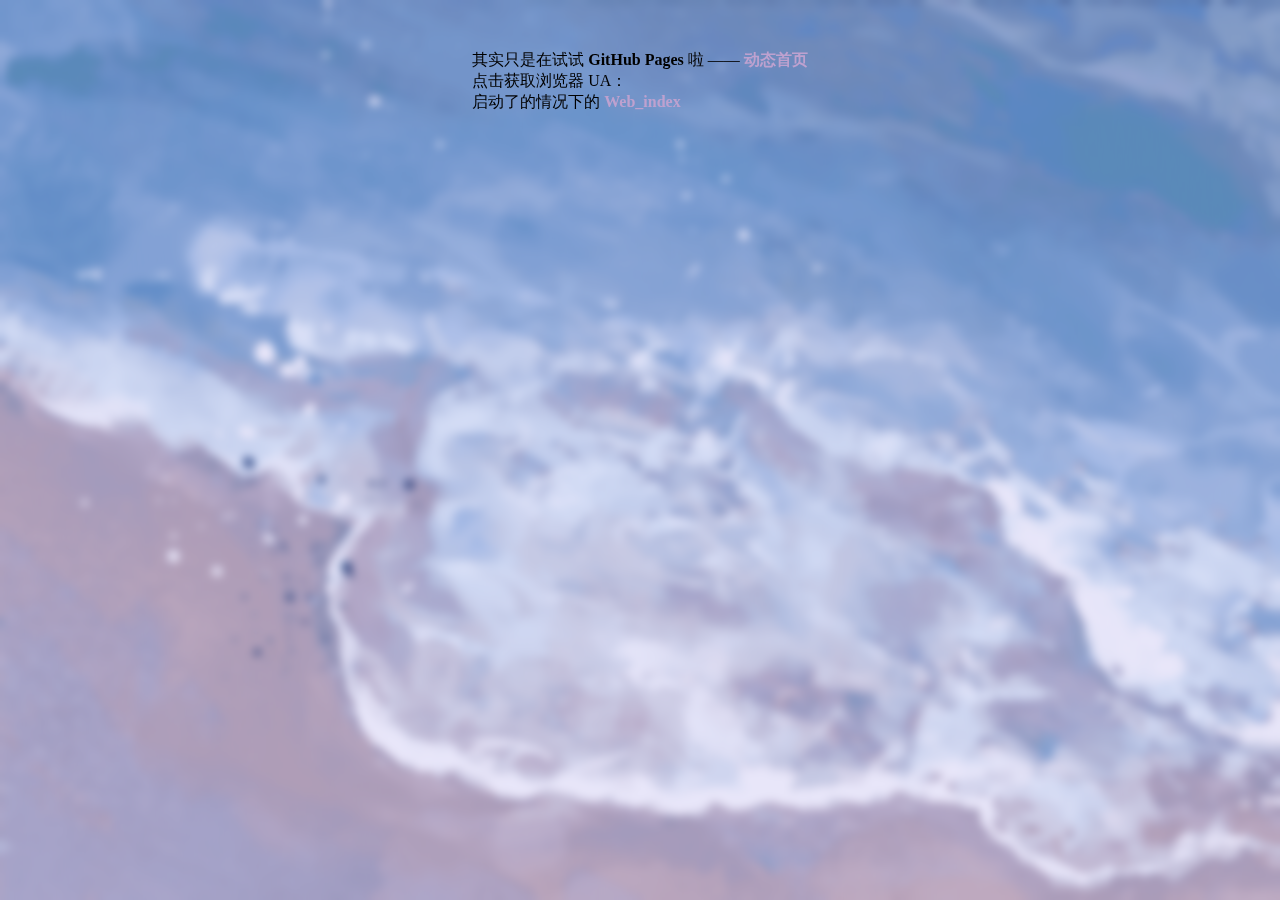
<file: index.html>
<!DOCTYPE html>
<html lang="zh">

<head>
    <meta charset='UTF-8'>
    <meta name="viewport"
          content="width=device-width, initial-scale=1.0, minimum-scale=0.5, maximum-scale=2.0, user-scalable=yes" />
    <script src='styles/fish.js'></script>
    <link rel='stylesheet' href='styles/Template.css'>
    <link rel="stylesheet" href="styles/index.css">
    <link rel='icon' href='bili/img/bili.ico'>
    <title>Fish</title>
</head>

<body>
    <div class="app">
        <div class="temp">
            <p>其实只是在试试 <b>GitHub Pages</b> 啦 ——
                <a href="bili/" style="color: var(--red_purple);">动态首页</a>
            </p>
            <p id="get_ua" style="cursor: pointer;">点击获取浏览器 UA：<b id="ua"></b></p>
            <p>启动了的情况下的
                <a href="http://fish.organicfish.top:233/Web/" style="color: var(--red_purple);">Web_index</a>
            </p>
        </div>
    </div>
</body>

</html>
</file>
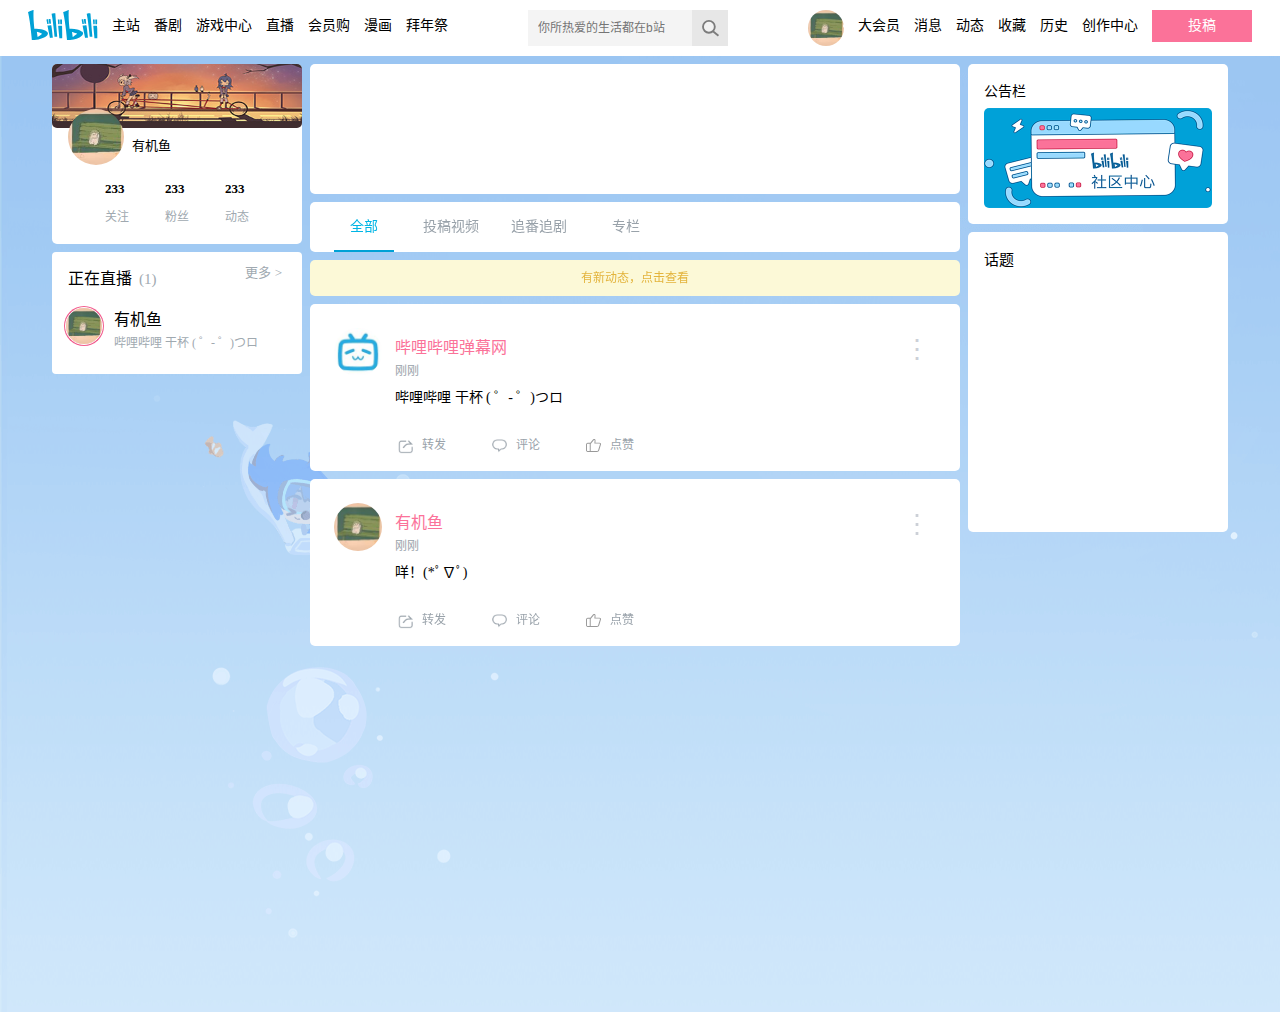
<file: bili/index.html>
<!DOCTYPE html>
<html lang="zh-cn">

<head>
    <meta charset="UTF-8">
    <meta name="viewport"
          content="width=device-width, initial-scale=1.0, minimum-scale=0.5, maximum-scale=2.0, user-scalable=yes" />
    <title>动态首页</title>
    <link href="img/bili.ico" rel="icon">
    <link href="bili.css" rel="stylesheet">
    <script src="bili.js"></script>
</head>

<body>
    <div class="app">

        <div class="header-box-con">
            <div class="header-box">

                <div class="header-link">
                    <ul class="header-link-ul">
                        <li class="header-link-item ">
                            <a href="https://bilibili.com">
                                <img class="logo" src="img/bili-logo.svg" alt="">
                            </a>
                        </li>
                        <li class="header-link-item">
                            <a href="">主站</a>
                        </li>
                        <li class="header-link-item">
                            <a href="">番剧</a>
                        </li>
                        <li class="header-link-item">
                            <a href="">游戏中心</a>
                        </li>
                        <li class="header-link-item">
                            <a href="">直播</a>
                        </li>
                        <li class="header-link-item">
                            <a href="">会员购</a>
                        </li>
                        <li class="header-link-item">
                            <a href="">漫画</a>
                        </li>
                        <li class="header-link-item">
                            <a href="">拜年祭</a>
                        </li>
                    </ul>
                </div>
                <div class="block"></div>
                <div class="search-box">
                    <form class="search-form">
                        <label>
                            <input class="search-text" type="text" autocomplete="off" placeholder="你所热爱的生活都在b站">
                        </label>
                        <div class="search-icon-box">
                            <img width="30px" height="30px" src="img/search.svg" alt="">
                        </div>
                    </form>
                </div>
                <div class="block"></div>
                <div class="header-link">
                    <ul class="header-link-ul">
                        <li class="header-link-item ">
                            <img class="header-user" src="img/fish.jpg" alt="">
                        </li>
                        <li class="header-link-item">
                            <a href="">大会员</a>
                        </li>
                        <li class="header-link-item">
                            <a href="">消息</a>
                        </li>
                        <li class="header-link-item">
                            <a href="">动态</a>
                        </li>
                        <li class="header-link-item">
                            <a href="">收藏</a>
                        </li>
                        <li class="header-link-item">
                            <a href="">历史</a>
                        </li>
                        <li class="header-link-item">
                            <a href="">创作中心</a>
                        </li>
                        <li class="header-link-item">
                            <span class="upper">投稿</span>
                        </li>
                    </ul>
                </div>
            </div>
        </div>

        <div class="home-content">
            <div class="home-box">

                <div class="left-box">
                    <div class="user-box">
                        <div><img class="user-background" src="img/user-back.jpg" alt=""></div>
                        <div class="user-head-con">
                            <a href=""><img class="header-user-box" src="img/fish.jpg" alt=""></a>
                        </div>
                        <div class="left-user-name">
                            <a class="left-name" href="">有机鱼</a>
                        </div>
                        <div class="left-info-box">
                            <a class="left-info">
                                <p class="left-num">233</p>
                                <p class="left-text">关注</p>
                            </a>
                            <a class="left-info">
                                <p class="left-num">233</p>
                                <p class="left-text">粉丝</p>
                            </a>
                            <a class="left-info">
                                <p class="left-num">233</p>
                                <p class="left-text">动态</p>
                            </a>
                        </div>
                    </div>

                    <div class="live-box">
                        <div class="live-title">
                            <p style="margin: 0;">
                                <span class="live-title-text">正在直播</span>
                                <span class="live-num">(1)</span>
                            </p>
                            <a class="live-more" href="">更多 ></a>
                        </div>
                        <div class="live-up">
                            <div>
                                <a href=""><img class="live-img" src="img/fish.jpg" alt=""></a>
                            </div>
                            <a href="">
                                <div>有机鱼</div>
                                <div class="live-info">
                                    <p style="margin: 3px 0;">哔哩哔哩 干杯 ( ゜- ゜)つロ</p>
                                </div>
                            </a>
                        </div>
                    </div>
                    <div class="update-card" onclick="updatebar()">
                        <p>更新动态</p>
                    </div>
                </div>

                <div class="middle-box">
                    <div class="post-box">
                    </div>

                    <div class="tab-bar">
                        <div class="tab">
                            <a class="tab-text select">全部</a>
                        </div>
                        <div class="tab">
                            <a class="tab-text unselect">投稿视频</a>
                        </div>
                        <div class="tab">
                            <a class="tab-text unselect">追番追剧</a>
                        </div>
                        <div class="tab">
                            <a class="tab-text unselect">专栏</a>
                        </div>
                    </div>

                    <div class="new-space" onclick="updatecard()">
                        有新动态，点击查看
                    </div>
                    <div id="card-content">
                        <div class="new-card">
                            <a class="user-head-container" href="https://space.bilibili.com/8047632">
                                <div class="user-head" style="background-image: url('img/bilidanmu.jpg');">
                                </div>
                            </a>
                            <div class="card-main">
                                <div class="username">
                                    <a class="user-name" href="https://space.bilibili.com/8047632">哔哩哔哩弹幕网</a>
                                </div>
                                <div class="more">
                                    <a class="more-" href="">⋮</a>
                                </div>
                                <div class="card-time">
                                    <a class="time" href="">刚刚</a>
                                </div>
                                <div class="cardcontent">
                                    <div class="card-text">
                                        哔哩哔哩 干杯 ( ゜- ゜)つロ
                                    </div>
                                    <!--只会做纯文本hh-->
                                    <div class="card-repost"></div>
                                    <div class="card-viode"></div>
                                    <div class="card-image"></div>
                                    <div class="card-article"></div>
                                    <div class="card-audio"></div>
                                </div>
                                <div class="card-button">
                                    <div class="button-con">
                                        <span class="button-card repose"></span>
                                        <span class="repose">转发</span>
                                    </div>
                                    <div class="button-con">
                                        <span class="button-card comment"></span>
                                        <span class="comment">评论</span>
                                    </div>
                                    <div class="button-con">
                                        <span class="button-card like"></span>
                                        <span>点赞</span>
                                    </div>
                                </div>
                            </div>
                        </div>
                        <div class="new-card">
                            <a class="user-head-container" href="">
                                <div class="user-head" style="background-image: url('img/fish.jpg');">
                                </div>
                            </a>
                            <div class="card-main">
                                <div class="username">
                                    <a class="user-name" href="">有机鱼</a>
                                </div>
                                <div class="more">
                                    <a class="more-" href="">⋮</a>
                                </div>
                                <div class="card-time">
                                    <a class="time" href="">刚刚</a>
                                </div>
                                <div class="cardcontent">
                                    <div class="card-text">
                                        咩！(*ﾟ∇ﾟ)
                                    </div>
                                    <!--只会做纯文本hh-->
                                    <div class="card-repost"></div>
                                    <div class="card-viode"></div>
                                    <div class="card-image"></div>
                                    <div class="card-article"></div>
                                    <div class="card-audio"></div>
                                </div>
                                <div class="card-button">
                                    <div class="button-con">
                                        <span class="button-card repose"></span>
                                        <span class="repose">转发</span>
                                    </div>
                                    <div class="button-con">
                                        <span class="button-card comment"></span>
                                        <span class="comment">评论</span>
                                    </div>
                                    <div class="button-con">
                                        <span class="button-card like"></span>
                                        <span>点赞</span>
                                    </div>
                                </div>
                            </div>
                        </div>
                    </div>
                </div>

                <div class="right-box">
                    <div class="notice-box">
                        <p class="notice-text">公告栏</p>
                        <a class="notice-img-container" href="" title="点击进入">
                            <div class="notice-img" style="background-image: url('img/notice.png');">
                            </div>
                        </a>
                    </div>
                    <div class="topic-box">
                        <p class="topic-title">话题</p>
                    </div>
                </div>
            </div>
        </div>

        <div class="ffooter">
        </div>
    </div>
</body>

</html>
</file>
<file: styles/Template.css>
* {
  margin: 0;
  padding: 0;
  box-sizing: border-box;
}

/*
* 颜色
*/
:root {
  --purple: #ac9bb5;
  --red_purple: #bea1cf;
  --deep_purple: #36447b;
  --blue: #648ab9;
  --grey: #d2dbf4;
  --blue_green: #588bb9;
}

/*
*表格*
*/
table {
  border: 2px solid #ddd;
  font-size: 0.8rem;
  margin: 10px;
  border-collapse: collapse;
}
caption {
  font-weight: bold;
  padding: 10px;
}
td,
th {
  border: 1px solid #ddd;
  padding: 1em 1.5em;
}
thead th {
  background-color: #eff3f5;
}
tr:nth-child(even) {
  background-color: #f7f7f7;
}
tr:nth-child(odd) {
  background-color: #fff;
}

/*
* 链接
*/
a {
  font-weight: bold;
  outline: none;
  text-decoration: none;
}
a:link,
a:visited {
  color: var(--blue);
}
a:active,
a:focus,
a:hover {
  text-decoration: underline;
}

/* 
* 列表 */
ul,
ol,
li {
  list-style: none;
}
</file>
<file: styles/index.css>
body {
  background: url(../img/back.png) fixed no-repeat;
  backdrop-filter: blur(5px);
}


.app {
  display: flex;
  flex-direction: column;
  position: relative;
  height: 100vh;
}

.temp {
  margin: 50px auto;
}
</file>
<file: bili/bili.css>
* {
  margin: 0;
  padding: 0;
  box-sizing: border-box;
}

html {
  width: 100%;
  height: 100%;
  background: rgb(210 233 251) url(img/bili-backbround.png) fixed no-repeat;
}
@media screen and (max-width: 500px) {
  html {
    width: 1348px;
  }
}
/*
* 全局属性 
*/

a {
  outline: none;
  text-decoration: none;
  color: #000;
}

.app {
  display: flex;
  flex-direction: column;
  background: url(img/bili-backbround.png) fixed no-repeat;
}

/* 
* 导航栏 
*/

.header-box-con {
  background-color: #fff;
  height: 56px;
  width: 100%;
  margin-bottom: 8px;
  z-index: 1;
  position: fixed;
}

.header-box {
  box-sizing: border-box;
  padding: 10px;
  margin-left: 0;
  line-height: 30px;
  position: relative;
  display: flex;
  justify-content: space-around;
}

.block {
  width: 30px;
  height: auto;
}

.header-link {
  height: 36px;
  display: flex;
  align-items: center;
}

.header-link-ul {
  height: 36px;
  display: flex;
  align-items: center;
  margin: 0;
  padding: 0;
}

.header-link-item {
  font-size: 14px;
  color: #fff;
  line-height: 32px;
  margin: 8px 7px;
  white-space: nowrap;
  height: 100%;
}

.logo {
  width: 70px;
  height: 30px;
}

.search-form {
  width: 200px;
  height: 36px;
  padding: 8px 0 8px 10px;
  background-color: rgb(244, 244, 244);
  display: flex;
  align-items: center;
}

.search-text {
  word-break: break-all;
  overflow: hidden;
  width: 100%;
  height: 34px;
  border: none;
  background-color: transparent;
  color: #999;
  font-size: 12px;
  line-height: 34px;
  transition: all 0.2s;
  outline: none;
}

.search-text:focus {
  color: black;
}

.search-icon-box {
  width: 36px;
  height: 36px;
  padding: 3px 3px;
  background-color: #e7e7e7;
  cursor: pointer;
  position: relative;
  right: 0;
}

.header-user {
  border-radius: 50%;
  width: 36px;
  height: 36px;
  background: #fff center/36px no-repeat;
  cursor: pointer;
}

.upper {
  width: 100px;
  background-color: #fb7299;
  display: flex;
  justify-content: center;
  cursor: pointer;
}

/*
* 正文 
*/

.home-content {
  min-height: 100vh;
  margin: 56px auto;
  padding: 0 26px;
  flex: 1;
}

.home-box {
  height: 100%;
  margin: 8px 0 0;
  display: flex;
}

/*
* 左边 
*/

.left-box {
  width: 250px;
  display: flex;
  flex-flow: column;
}

/*
* 左边的用户栏 
*/
.user-box {
  background-color: #fff;
  height: 180px;
  border-radius: 5px;
  margin-bottom: 8px;
  position: relative;
}

.user-background {
  width: 100%;
  height: 64px;
  border-radius: 5px;
}

.user-head-con {
  width: 56px;
  height: 56px;
  position: absolute;
  left: 16px;
  top: 45px;
}

.header-user-box {
  border-radius: 50%;
  width: 56px;
  height: 56px;
  background: #fff center/56px no-repeat;
}

.left-user-name {
  height: 25px;
  width: auto;
  margin-left: 80px;
  padding-top: 3px;
}

.left-name {
  font-size: 13px;
  color: #000;
}

.left-info-box {
  margin: 14px;
  display: flex;
  justify-content: center;
}

.left-info {
  margin: 10px 18px;
  cursor: pointer;
}

a:hover.left-info {
  color: rgb(0, 181, 229);
}

.left-num {
  font-size: 13px;
  font-weight: bold;
}

.left-text {
  font-size: 12px;
  margin-top: 10px;
  color: #a0a9b0;
}

/*
* 直播 
*/
.live-box {
  width: 100%;
  min-height: 110px;
  background-color: #fff;
  border-radius: 4px;
  padding-bottom: 12px;
  margin-bottom: 8px;
  display: inline-block;
  position: sticky;
  top: 64px;
}

.live-title {
  margin: 16px 0 0 16px;
  height: 30px;
}

.live-title-text {
  font-size: 16px;
  line-height: 22px;
  margin-right: 3px;
}

.live-num {
  font-size: 15px;
  line-height: 22px;
  color: #a0a9b0;
}

.live-more {
  font-size: 13px;
  line-height: 22px;
  color: #a0a9b0;
  position: absolute;
  right: 20px;
  top: 10px;
}

a:hover.live-more {
  color: rgb(0, 181, 229);
}

.live-up {
  height: 56px;
  padding: 8px 0 10px 12px;
  margin-bottom: 8px;
  position: relative;
  display: flex;
}

.live-img {
  display: block;
  width: 38px;
  height: 38px;
  border-radius: 22px;
  margin: 1px 11px 1px 1px;
  flex-shrink: 0;
  background-size: cover;
  background-color: #ddd;
  box-shadow: 0 0 0 1px #f25d8e;
  border: 1px solid #fff;
}

.live-info {
  font-size: 12px;
  color: #a0a9b0;
  position: relative;
}

/* 
* 更新动态
*/

.update-card {
  background: #fff;
  box-sizing: border-box;
  height: 36px;
  border-radius: 4px;
  padding: 10px 5px;
  font-size: 14px;
  text-align: center;
  cursor: pointer;
  display: none;
  position: sticky;
  top: 192px;
}

.update-card :hover {
  color: #00a1d6;
}

/*
* 中间 
*/

.middle-box {
  width: 650px;
  height: 100%;
  display: inline-block;
  position: relative;
  margin: 0 8px 0 8px;
}

/* 发布动态 */
.post-box {
  background-color: #fff;
  width: 650px;
  height: 130px;
  border-radius: 5px;
  margin-bottom: 8px;
  position: relative;
}

/*  */
.tab-bar {
  background-color: #fff;
  width: 650px;
  height: 50px;
  border-radius: 5px;
  margin-bottom: 8px;
  padding-right: 300px;
  display: flex;
  justify-content: space-around;
}

.tab {
  height: 50px;
  width: 80px;
  display: inline-block;
  text-align: center;
  padding-left: 20px;
  vertical-align: top;
  cursor: pointer;
}

.tab :hover {
  color: rgb(0, 181, 229);
}

.tab-text {
  display: inline-block;
  min-width: 60px;
  height: 50px;
  line-height: 50px;
  font-size: 14px;
  letter-spacing: 0;
  color: rgb(153, 162, 170);
}

.select {
  color: rgb(0, 181, 229);
  border-bottom: 2px inset rgb(0, 161, 214);
}
a:hover.unselect {
  color: rgb(0, 181, 229);
}

/* 当有新动态 */
.new-space {
  background: #fcf9d7;
  border-radius: 5px;
  height: 36px;
  width: 100%;
  line-height: 36px;
  text-align: center;
  margin-bottom: 8px;
  cursor: pointer;
  color: #e3b43d;
  font-size: 12px;
  letter-spacing: 0;
}

/*
* 动态卡片
*/

.new-card {
  background-color: #fff;
  width: 100%;
  min-height: 155px;
  border-radius: 5px;
  margin: 0 0 8px 0;
  position: relative;
  top: 0;
}

.user-head-container {
  display: block;
  position: absolute;
  width: 48px;
  height: 48px;
  top: 24px;
  left: 24px;
  background-size: cover;
  background-position: center center;
  background-repeat: no-repeat;
}

.user-head {
  position: absolute;
  bottom: 0;
  right: 0;
  border-radius: 50%;
  width: 48px;
  height: 48px;
  background: #fff center/48px no-repeat;
}

.card-main {
  margin: 0 8px 0 85px;
  padding-top: 30px;
}

.username,
.user-name {
  color: #fb7299;
  font-size: 16px;
  max-width: 500px;
  display: inline-block;
}

a:link.time,
a:visited.time,
.card-time {
  color: #99a2aa;
  font-size: 12px;
  margin: 3px 0 10px 0;
}

a:hover.time {
  color: #fb7299;
}

.more {
  display: inline-block;
  color: #ccd0d7;
  font-size: 26px;
  position: absolute;
  top: 30px;
  right: 30px;
}

a:link.more-,
a:visited.more- {
  color: #ccd0d7;
}

a:hover.more- {
  color: #00a1d6;
}

.card-text {
  height: auto;
  min-height: 32px;
  font-size: 14px;
  line-height: 1.3;
}

.card-button {
  height: 50px;
}

.button-con {
  height: auto;
  width: 90px;
  display: inline-block;
  position: relative;
  font-size: 12px;
  line-height: 48px;
  cursor: pointer;
  color: #99a2aa;
}

.button-card {
  width: 20px;
  height: 20px;
  display: inline-block;
  background: center/contain no-repeat;
  vertical-align: text-top;
  margin-right: 4px;
  margin-top: -2px;
  background-size: 15px;
}

.button-card.like {
  background-image: url(img/like.svg);
}

.button-card.repose {
  background-image: url(img/repose.png);
}

.button-card.comment {
  background-image: url(img/comment.png);
}

/*
* 右边 
*/

.right-box {
  width: 260px;
}

.notice-box {
  background-color: #fff;
  height: 160px;
  margin-bottom: 8px;
  border-radius: 5px;
  padding: 16px;
}

.notice-text {
  font-size: 14px;
  margin: 0 auto 8px 0;
  display: flex;
}

.notice-img,
.notice-img-container {
  height: 100px;
  width: 100%;
  border-radius: 5px;
  display: flex;
  background: #fff center/cover no-repeat;
}

.topic-box {
  background-color: #fff;
  height: 300px;
  border-radius: 5px;
  padding: 16px;
  position: sticky;
  top: 64px;
}

.topic-title {
  font-size: 15px;
  margin: 0 auto 8px 0;
}

/* 
* 页脚 
*/

.footer {
  height: 100px;
  /* background: rgb(246, 249, 250); */
}
</file>
